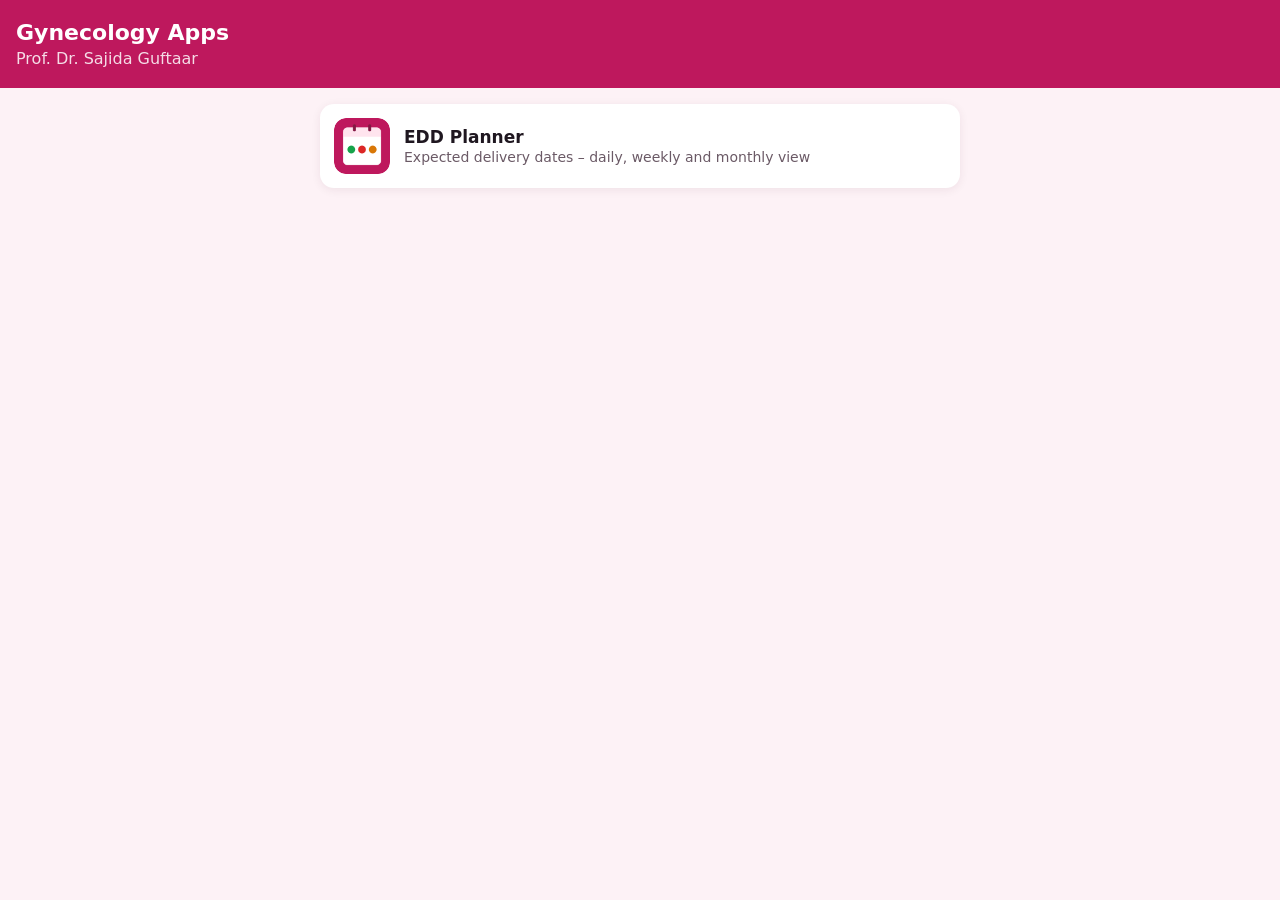
<file: index.html>
<!doctype html>
<html lang="en">
<head>
<meta charset="utf-8">
<meta name="viewport" content="width=device-width, initial-scale=1">
<title>Gynecology Apps</title>
<style>
  :root { --brand: #be185d; --bg: #fdf2f6; --text: #1f1720; --muted: #6b5a66; }
  body { margin: 0; font-family: system-ui, -apple-system, "Segoe UI", Roboto, sans-serif; background: var(--bg); color: var(--text); }
  header { background: var(--brand); color: #fff; padding: 20px 16px; }
  h1 { margin: 0; font-size: 22px; } header p { margin: 4px 0 0; opacity: .85; }
  main { max-width: 640px; margin: 0 auto; padding: 16px; }
  a.app { display: flex; gap: 14px; align-items: center; background: #fff; border-radius: 14px; padding: 14px; text-decoration: none; color: inherit; box-shadow: 0 2px 10px rgba(80,20,50,.08); }
  a.app img { width: 56px; height: 56px; border-radius: 12px; }
  a.app b { display: block; font-size: 17px; } a.app span { color: var(--muted); font-size: 14px; }
</style>
</head>
<body>
<header><h1>Gynecology Apps</h1><p>Prof. Dr. Sajida Guftaar</p></header>
<main>
  <a class="app" href="edd-planner/">
    <img src="edd-planner/icons/icon-192.png" alt="">
    <div><b>EDD Planner</b><span>Expected delivery dates – daily, weekly and monthly view</span></div>
  </a>
</main>
</body>
</html>
</file>
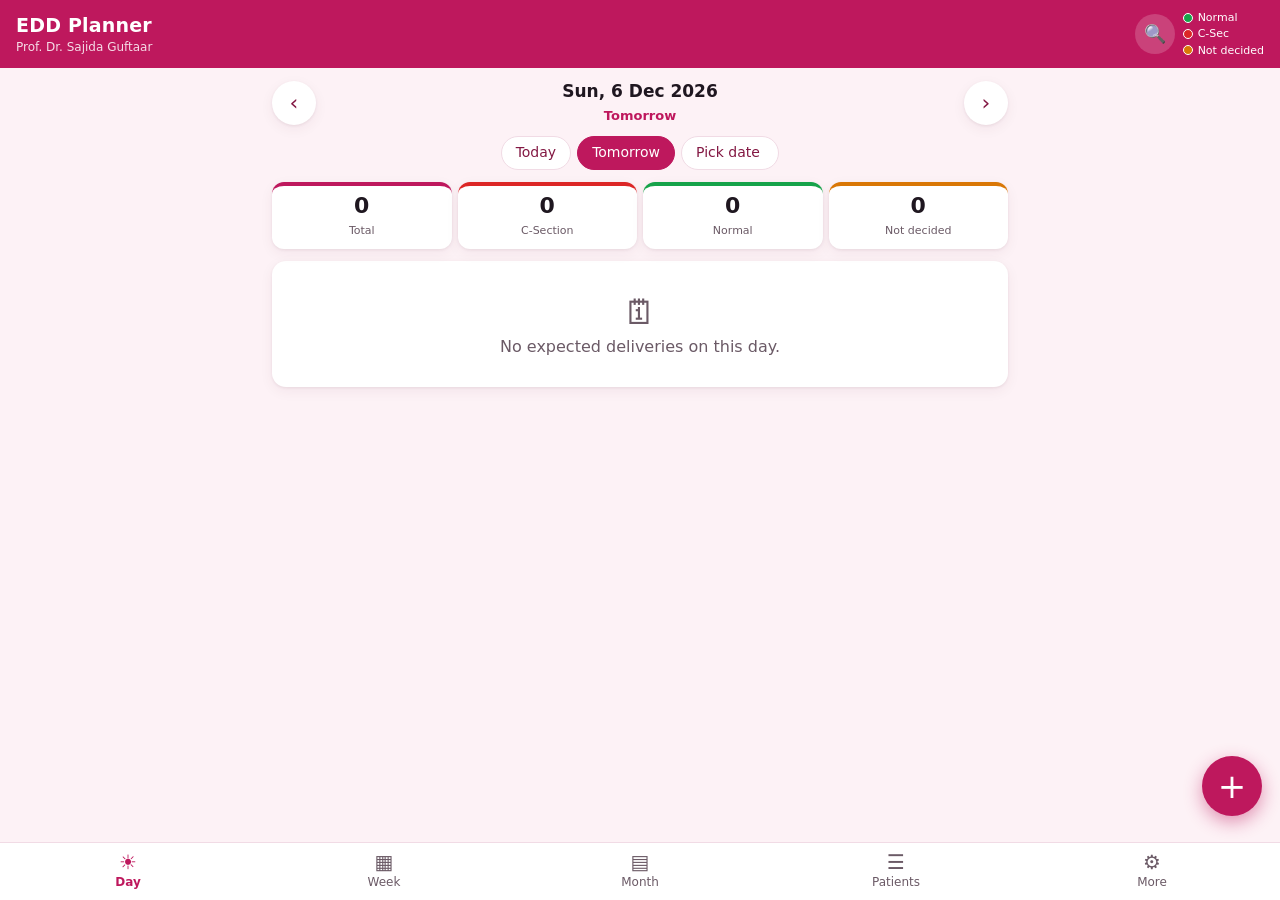
<file: edd-planner/index.html>
<!doctype html>
<html lang="en">
<head>
<meta charset="utf-8">
<meta name="viewport" content="width=device-width, initial-scale=1, viewport-fit=cover">
<title>EDD Planner</title>
<meta name="theme-color" content="#be185d">
<meta name="description" content="Personal delivery schedule for Prof. Dr. Sajida Guftaar">
<link rel="manifest" href="manifest.webmanifest">
<link rel="icon" href="icons/icon-192.png">
<link rel="apple-touch-icon" href="icons/apple-touch-icon.png">
<link rel="stylesheet" href="app.css">
</head>
<body>
<header class="topbar">
  <div>
    <h1>EDD Planner</h1>
    <p>Prof. Dr. Sajida Guftaar</p>
  </div>
  <button id="searchBtn" class="search-btn" aria-label="Search patients">🔍</button>
  <div class="legend" aria-label="Colour legend">
    <span><i class="dot normal"></i>Normal</span>
    <span><i class="dot cs"></i>C-Sec</span>
    <span><i class="dot undecided"></i>Not decided</span>
  </div>
</header>

<div id="installBar" class="install-bar" hidden>
  <span>📲 Install EDD Planner on this phone</span>
  <button id="installBtn" class="btn">Install</button>
</div>

<main id="view"></main>

<button id="fab" class="fab" aria-label="Add patient">+</button>

<nav class="tabs">
  <button data-tab="day" class="active"><span class="ti">☀</span>Day</button>
  <button data-tab="week"><span class="ti">▦</span>Week</button>
  <button data-tab="month"><span class="ti">▤</span>Month</button>
  <button data-tab="patients"><span class="ti">☰</span>Patients</button>
  <button data-tab="settings"><span class="ti">⚙</span>More</button>
</nav>

<div id="sheetWrap" class="sheet-wrap" hidden>
  <div class="sheet-backdrop" data-close></div>
  <div class="sheet" role="dialog" aria-modal="true">
    <div class="grip"></div>
    <div id="sheetBody"></div>
  </div>
</div>
<div id="toast" class="toast" hidden></div>

<script src="db.js"></script>
<script src="app.js"></script>
</body>
</html>
</file>
<file: edd-planner/app.css>
:root {
  --brand: #be185d;
  --brand-dark: #831843;
  --brand-soft: #fce7f3;
  --bg: #fdf2f6;
  --card: #ffffff;
  --text: #1f1720;
  --muted: #6b5a66;
  --line: #f1dbe5;
  --normal: #16a34a;
  --normal-soft: #dcfce7;
  --cs: #dc2626;
  --cs-soft: #fee2e2;
  --undecided: #d97706;
  --undecided-soft: #fef3c7;
  --radius: 14px;
  --shadow: 0 1px 3px rgba(80, 20, 50, .08), 0 4px 14px rgba(80, 20, 50, .06);
}
* { box-sizing: border-box; -webkit-tap-highlight-color: transparent; }
html, body { margin: 0; }
body {
  font-family: system-ui, -apple-system, "Segoe UI", Roboto, sans-serif;
  background: var(--bg); color: var(--text);
  font-size: 16px; line-height: 1.4;
  padding-bottom: calc(76px + env(safe-area-inset-bottom));
  overscroll-behavior-y: contain;
}
button, input, select, textarea { font: inherit; color: inherit; }
button { cursor: pointer; }

/* Header */
.topbar {
  position: sticky; top: 0; z-index: 5;
  background: var(--brand); color: #fff;
  padding: calc(10px + env(safe-area-inset-top)) 16px 10px;
  display: flex; align-items: center; justify-content: space-between; gap: 8px;
}
.topbar > div:first-child { flex: 1; min-width: 0; }
.search-btn { width: 40px; height: 40px; border-radius: 50%; border: 0; background: rgba(255,255,255,.18); font-size: 18px; flex: none; }
.topbar h1 { margin: 0; font-size: 19px; letter-spacing: .2px; }
.topbar p { margin: 0; font-size: 12px; opacity: .85; }
.legend { display: flex; flex-direction: column; gap: 1px; font-size: 11px; }
.legend span { display: flex; align-items: center; gap: 5px; }
.dot { display: inline-block; width: 10px; height: 10px; border-radius: 50%; border: 1.5px solid #fff; }
.dot.normal { background: var(--normal); } .dot.cs { background: var(--cs); } .dot.undecided { background: var(--undecided); }

main { padding: 12px 12px 96px; max-width: 760px; margin: 0 auto; }

/* Navigation strip (‹ date ›) */
.navrow { display: flex; align-items: center; gap: 8px; margin-bottom: 10px; }
.navrow .title { flex: 1; text-align: center; }
.navrow .title strong { display: block; font-size: 17px; }
.navrow .title small { color: var(--brand); font-weight: 600; font-size: 13px; }
.arrow {
  width: 44px; height: 44px; border-radius: 50%; border: 0;
  background: var(--card); box-shadow: var(--shadow); font-size: 22px; color: var(--brand-dark);
}
.quick { display: flex; gap: 6px; justify-content: center; margin-bottom: 12px; flex-wrap: wrap; }
.pill {
  border: 1px solid var(--line); background: var(--card); border-radius: 999px;
  padding: 6px 14px; font-size: 14px; color: var(--brand-dark);
}
.pill.on { background: var(--brand); border-color: var(--brand); color: #fff; }

/* Summary counters */
.summary { display: grid; grid-template-columns: repeat(4, 1fr); gap: 6px; margin-bottom: 12px; }
.summary div { background: var(--card); border-radius: 12px; padding: 8px 4px; text-align: center; box-shadow: var(--shadow); border-top: 4px solid var(--brand); }
.summary b { display: block; font-size: 22px; line-height: 1.1; }
.summary span { font-size: 11px; color: var(--muted); }
.summary .normal { border-top-color: var(--normal); }
.summary .cs { border-top-color: var(--cs); }
.summary .undecided { border-top-color: var(--undecided); }

/* Patient cards */
.card {
  display: flex; align-items: center; gap: 12px; width: 100%; text-align: left;
  background: var(--card); border: 0; border-left: 6px solid var(--brand);
  border-radius: var(--radius); padding: 12px 14px; margin-bottom: 8px; box-shadow: var(--shadow);
}
.card.normal { border-left-color: var(--normal); }
.card.cs { border-left-color: var(--cs); }
.card.undecided { border-left-color: var(--undecided); }
.card .main { flex: 1; min-width: 0; }
.card .name { font-weight: 650; font-size: 17px; overflow: hidden; text-overflow: ellipsis; white-space: nowrap; }
.card .ids { font-size: 13px; font-weight: 600; color: var(--brand-dark); }
.found { font-size: 13px; color: var(--muted); margin: 0 4px 8px; font-weight: 600; }
.card .meta { font-size: 13px; color: var(--muted); }
.card.done { opacity: .7; }
.badge { font-size: 12px; font-weight: 700; padding: 3px 9px; border-radius: 999px; white-space: nowrap; }
.badge.normal { background: var(--normal-soft); color: #14532d; }
.badge.cs { background: var(--cs-soft); color: #7f1d1d; }
.badge.undecided { background: var(--undecided-soft); color: #78350f; }
.badge.delivered { background: #e0e7ff; color: #312e81; }

.empty { text-align: center; color: var(--muted); padding: 28px 12px; background: var(--card); border-radius: var(--radius); box-shadow: var(--shadow); }
.empty .big { font-size: 34px; }
.alert {
  display: block; width: 100%; text-align: left; border: 0; margin-bottom: 12px;
  background: #fff7ed; color: #7c2d12; border-radius: 12px; padding: 10px 14px; font-size: 14px; border: 1px solid #fed7aa;
}
.section-h { font-size: 13px; text-transform: uppercase; letter-spacing: .6px; color: var(--muted); margin: 16px 4px 6px; }

/* Week view */
.week { background: var(--card); border-radius: var(--radius); box-shadow: var(--shadow); overflow: hidden; }
.wrow { display: flex; border-bottom: 1px solid var(--line); min-height: 54px; }
.wrow:last-child { border-bottom: 0; }
.wday {
  width: 62px; flex: none; border: 0; background: #fff8fb; border-right: 1px solid var(--line);
  display: flex; flex-direction: column; align-items: center; justify-content: center; padding: 6px 2px;
}
.wday b { font-size: 20px; line-height: 1; }
.wday span { font-size: 11px; color: var(--muted); text-transform: uppercase; }
.wrow.today .wday { background: var(--brand); color: #fff; }
.wrow.today .wday span { color: #fde7f0; }
.wchips { flex: 1; display: flex; flex-wrap: wrap; gap: 5px; padding: 7px; align-content: center; }
.wcount { align-self: center; padding: 0 10px; font-size: 13px; color: var(--muted); font-weight: 600; }
.chip {
  border: 0; border-radius: 8px; padding: 4px 8px; font-size: 13px; font-weight: 600; color: #fff;
  max-width: 100%; overflow: hidden; text-overflow: ellipsis; white-space: nowrap;
}
.chip.normal { background: var(--normal); } .chip.cs { background: var(--cs); } .chip.undecided { background: var(--undecided); }
.nochip { color: #c9b3bf; font-size: 13px; align-self: center; }

/* Month view */
.month { background: var(--card); border-radius: var(--radius); box-shadow: var(--shadow); padding: 6px; }
.mhead, .mgrid { display: grid; grid-template-columns: repeat(7, minmax(0, 1fr)); gap: 3px; }
.mhead div { text-align: center; font-size: 11px; color: var(--muted); font-weight: 700; padding: 4px 0; }
.mcell {
  border: 0; background: #fff8fb; border-radius: 8px; min-height: 58px; padding: 3px;
  display: flex; flex-direction: column; align-items: stretch; gap: 2px; text-align: left; min-width: 0; overflow: hidden;
}
.mcell.out { background: transparent; }
.mcell.out .mnum { color: #d6c3cd; }
.mcell.today { outline: 2px solid var(--brand); }
.mnum { font-size: 12px; font-weight: 700; padding-left: 2px; }
.mbars { display: flex; flex-direction: column; gap: 2px; }
.mbar { font-size: 9.5px; line-height: 1.25; color: #fff; border-radius: 3px; padding: 0 3px; overflow: hidden; white-space: nowrap; text-overflow: ellipsis; }
.mbar.normal { background: var(--normal); } .mbar.cs { background: var(--cs); } .mbar.undecided { background: var(--undecided); }
.mmore { font-size: 10px; color: var(--muted); padding-left: 2px; }

/* Patients list */
.search { width: 100%; padding: 11px 14px; border-radius: 12px; border: 1px solid var(--line); background: var(--card); margin-bottom: 10px; }
.seg { display: flex; background: var(--card); border-radius: 12px; padding: 3px; box-shadow: var(--shadow); margin-bottom: 10px; }
.seg button { flex: 1; border: 0; background: none; padding: 8px 4px; border-radius: 9px; font-size: 14px; color: var(--muted); }
.seg button.on { background: var(--brand); color: #fff; font-weight: 600; }

/* Settings */
.panel { background: var(--card); border-radius: var(--radius); box-shadow: var(--shadow); padding: 14px; margin-bottom: 12px; }
.panel h2 { font-size: 16px; margin: 0 0 6px; }
.panel p { margin: 4px 0 10px; color: var(--muted); font-size: 14px; }
.row { display: flex; align-items: center; gap: 10px; margin: 8px 0; }
.row label { flex: 1; }
.btn {
  border: 0; border-radius: 12px; padding: 12px 16px; font-weight: 650; font-size: 15px;
  background: var(--brand); color: #fff;
}
.btn.ghost { background: var(--brand-soft); color: var(--brand-dark); }
.btn.danger { background: #fee2e2; color: #991b1b; }
.btn.block { width: 100%; }
.btns { display: flex; gap: 8px; flex-wrap: wrap; }
.btns .btn { flex: 1; }
.switch { width: 50px; height: 30px; appearance: none; background: #e5d5dd; border-radius: 999px; position: relative; transition: .2s; flex: none; }
.switch::after { content: ""; position: absolute; top: 3px; left: 3px; width: 24px; height: 24px; border-radius: 50%; background: #fff; transition: .2s; box-shadow: 0 1px 2px rgba(0,0,0,.2); }
.switch:checked { background: var(--brand); }
.switch:checked::after { left: 23px; }

/* FAB */
.fab {
  position: fixed; right: 18px; bottom: calc(84px + env(safe-area-inset-bottom)); z-index: 6;
  width: 60px; height: 60px; border-radius: 50%; border: 0;
  background: var(--brand); color: #fff; font-size: 34px; line-height: 1; box-shadow: 0 6px 18px rgba(190, 24, 93, .45);
}

/* Bottom tabs */
.tabs {
  position: fixed; left: 0; right: 0; bottom: 0; z-index: 7;
  display: flex; background: #fff; border-top: 1px solid var(--line);
  padding-bottom: env(safe-area-inset-bottom);
}
.tabs button { flex: 1; border: 0; background: none; padding: 8px 0 9px; font-size: 12px; color: var(--muted); display: flex; flex-direction: column; align-items: center; gap: 1px; }
.tabs .ti { font-size: 20px; line-height: 1.1; }
.tabs button.active { color: var(--brand); font-weight: 700; }

/* Bottom sheet */
.sheet-wrap { position: fixed; inset: 0; z-index: 20; }
.sheet-wrap[hidden] { display: none; }
.sheet-backdrop { position: absolute; inset: 0; background: rgba(40, 10, 25, .45); }
.sheet {
  position: absolute; left: 0; right: 0; bottom: 0; max-height: 92vh; overflow-y: auto;
  background: var(--bg); border-radius: 20px 20px 0 0; padding: 6px 16px calc(18px + env(safe-area-inset-bottom));
  max-width: 760px; margin: 0 auto; animation: up .2s ease-out;
}
@keyframes up { from { transform: translateY(40px); opacity: .4; } to { transform: none; opacity: 1; } }
.grip { width: 42px; height: 5px; border-radius: 3px; background: #e2c9d5; margin: 4px auto 10px; }
.sheet h2 { margin: 2px 0 12px; font-size: 20px; }

/* Form */
.field { margin-bottom: 12px; }
.field > label { display: block; font-size: 13px; font-weight: 650; color: var(--brand-dark); margin-bottom: 4px; }
.field input, .field textarea, .field select {
  width: 100%; padding: 11px 12px; border: 1px solid var(--line); border-radius: 10px; background: #fff;
}
.field textarea { min-height: 80px; resize: vertical; }
.field .hint { font-size: 12px; color: var(--muted); margin-top: 3px; }
.two { display: grid; grid-template-columns: 1fr 1fr; gap: 10px; }
.types { display: grid; grid-template-columns: repeat(3, 1fr); gap: 6px; }
.types input { position: absolute; opacity: 0; pointer-events: none; }
.types label {
  display: block; text-align: center; padding: 11px 4px; border-radius: 10px; font-weight: 650; font-size: 14px;
  border: 2px solid var(--line); background: #fff; color: var(--muted);
}
.types input:checked + label.normal { background: var(--normal); border-color: var(--normal); color: #fff; }
.types input:checked + label.cs { background: var(--cs); border-color: var(--cs); color: #fff; }
.types input:checked + label.undecided { background: var(--undecided); border-color: var(--undecided); color: #fff; }
.optional { margin-top: 6px; border-top: 1px dashed #e7cfdb; padding-top: 10px; }
.optional > summary { font-weight: 650; color: var(--brand-dark); margin-bottom: 10px; list-style: none; }
.optional > summary::before { content: "＋ "; }
.optional[open] > summary::before { content: "－ "; }

/* Detail sheet */
.dl { background: #fff; border-radius: 12px; padding: 4px 14px; margin-bottom: 12px; }
.dl div { display: flex; justify-content: space-between; gap: 12px; padding: 9px 0; border-bottom: 1px solid var(--line); }
.dl div:last-child { border-bottom: 0; }
.dl dt { color: var(--muted); font-size: 14px; }
.dl dd { margin: 0; font-weight: 600; text-align: right; }
.notes { background: #fff; border-radius: 12px; padding: 12px 14px; margin-bottom: 12px; white-space: pre-wrap; }
.notes small { display: block; color: var(--muted); font-size: 12px; margin-bottom: 2px; font-weight: 650; }
.detail-head { display: flex; align-items: center; gap: 10px; margin-bottom: 12px; }
.detail-head h2 { margin: 0; flex: 1; }

.toast {
  position: fixed; left: 50%; transform: translateX(-50%); bottom: calc(90px + env(safe-area-inset-bottom)); z-index: 30;
  background: #2b1220; color: #fff; padding: 10px 16px; border-radius: 10px; font-size: 14px; max-width: 90vw;
}

/* Install banner */
.install-bar {
  display: flex; align-items: center; gap: 10px; justify-content: space-between;
  background: #fff; border-bottom: 1px solid var(--line); padding: 10px 16px; font-weight: 600; font-size: 15px;
}
.install-bar[hidden] { display: none; }
.install-bar .btn { padding: 9px 18px; }
.steps { margin: 6px 0 0; padding-left: 20px; color: var(--text); font-size: 14px; }
.steps li { margin-bottom: 4px; }
</file>
